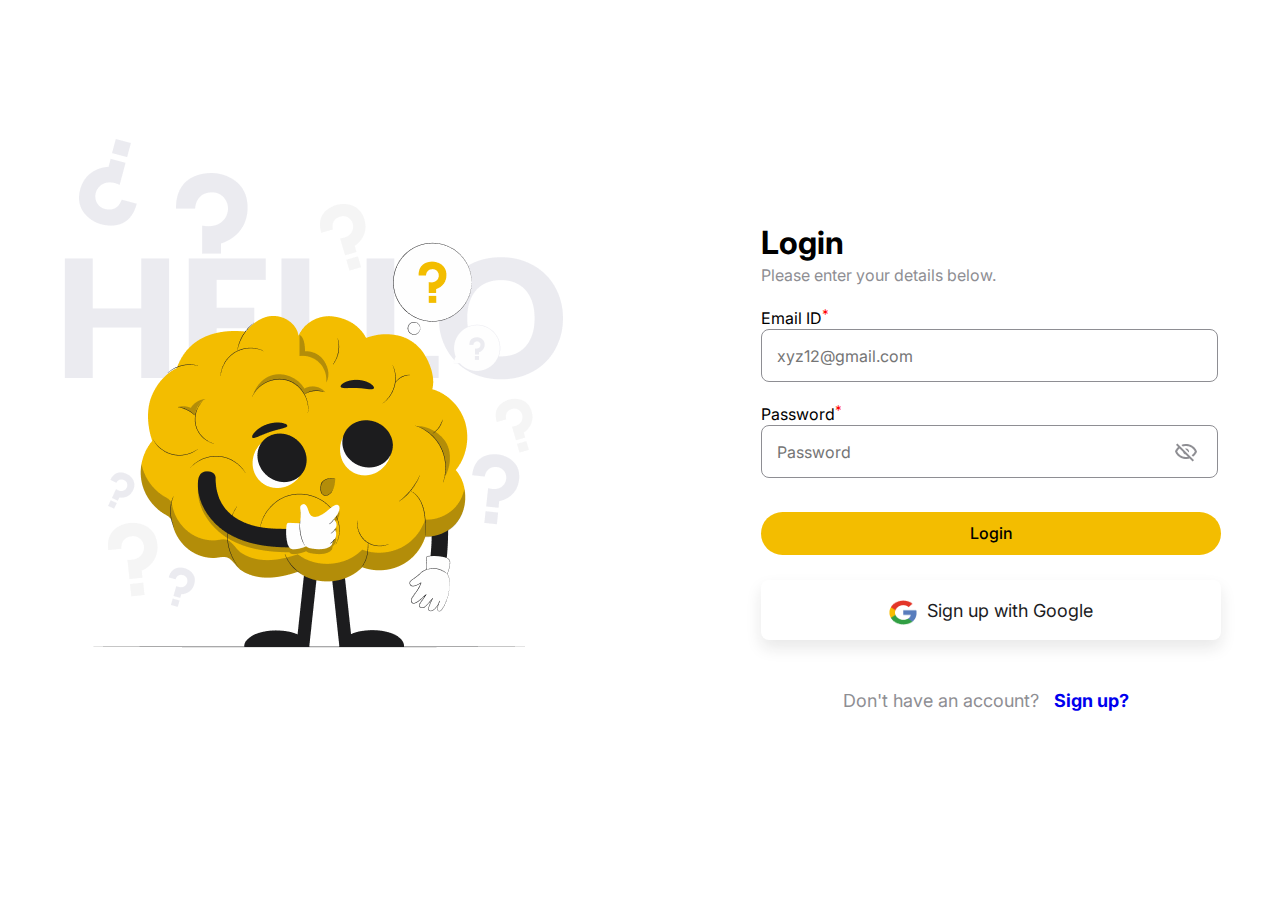
<file: index.html>
<!DOCTYPE html>
<html lang="en">

<head>
    <meta charset="UTF-8">
    <meta name="viewport" content="width=device-width, initial-scale=1.0">
    <title>Quiz-App</title>
    <link rel="stylesheet" href="loginsignup.css">
    <link rel="preconnect" href="https://fonts.googleapis.com">
    <link rel="preconnect" href="https://fonts.gstatic.com" crossorigin>
    <link href="https://fonts.googleapis.com/css2?family=Inter:ital,wght@0,100..900;1,100..900&display=swap"
        rel="stylesheet">
        <link rel="icon" href="assets/fav.png" type="image/x-icon" />

</head>

<body>
    <section class="main">
        <div class="container">
            <div class="hello-img"><img src="assets/login_image.png" alt=""></div>
            <form id="login-form">
                <div class="login-form">
                    <div class="login-head">
                        <h2>Login</h2>
                        <span>Please enter your details below.</span>
                    </div>
                    <div class="mail">
                        <label for="email">Email ID<span><sup>*</sup></span></label>
                        <input type="text" id="email" placeholder="xyz12@gmail.com" required>
                    </div>
                    <div class="password">
                        <label for="password">Password<span><sup>*</sup></span></label>
                        <input type="password" id="password" placeholder="Password" required >
                        <img src="assets/eye_slash.png" alt="" onclick="togglePassword()" id="eye_slash">
                    </div>
                    <div class="login-button">
                        <button type="submit" id="login">Login</button>
                    </div>
                    <div class="google">
                        <a href="mailto:yuvrajkurne2311@gmail.com">
                            <p><img src="assets/devicon_google.png" alt="">Sign up with Google</p>
                        </a>
                    </div>
                    <div class="signup-link">
                        <span>Don't have an account? <a href="signup.html">Sign up?</a></span>
                    </div>
                </div>
            </form>
        </div>
    </section>

    <script>
        document.getElementById('login-form').addEventListener('submit', function (event) {
            event.preventDefault();

            const Email = document.getElementById('email').value.trim();
            const Password = document.getElementById('password').value.trim();

            if (!Email || !Password) {
                alert('Please fill all the fields');
                return;
            }

            const getObj = localStorage.getItem('users'); // Fetch stored users
            const users = getObj ? JSON.parse(getObj) : [];

            const checkUsers = users.find(user => user.email === Email && user.password === Password);
            if (checkUsers) {
                localStorage.setItem('loggedInUser', Email);
                window.location.href = 'welcome.html';
            } else if (Email === 'admin' && Password === 'admin123') {
                localStorage.setItem('loggedInUser', Email);
                window.location.href = '../admin/home.html';
            } else {
                alert("Invalid email or password!");
            }

            // Clear input fields after submission
            document.getElementById('email').value = '';
            document.getElementById('password').value = '';
        });


        function togglePassword() {
            let passwordInput = document.getElementById("password");
            if (passwordInput.type === "password") {
                passwordInput.type = "text";
            } else {
                passwordInput.type = "password";
            }
        }
    </script>
</body>

</html>
</file>
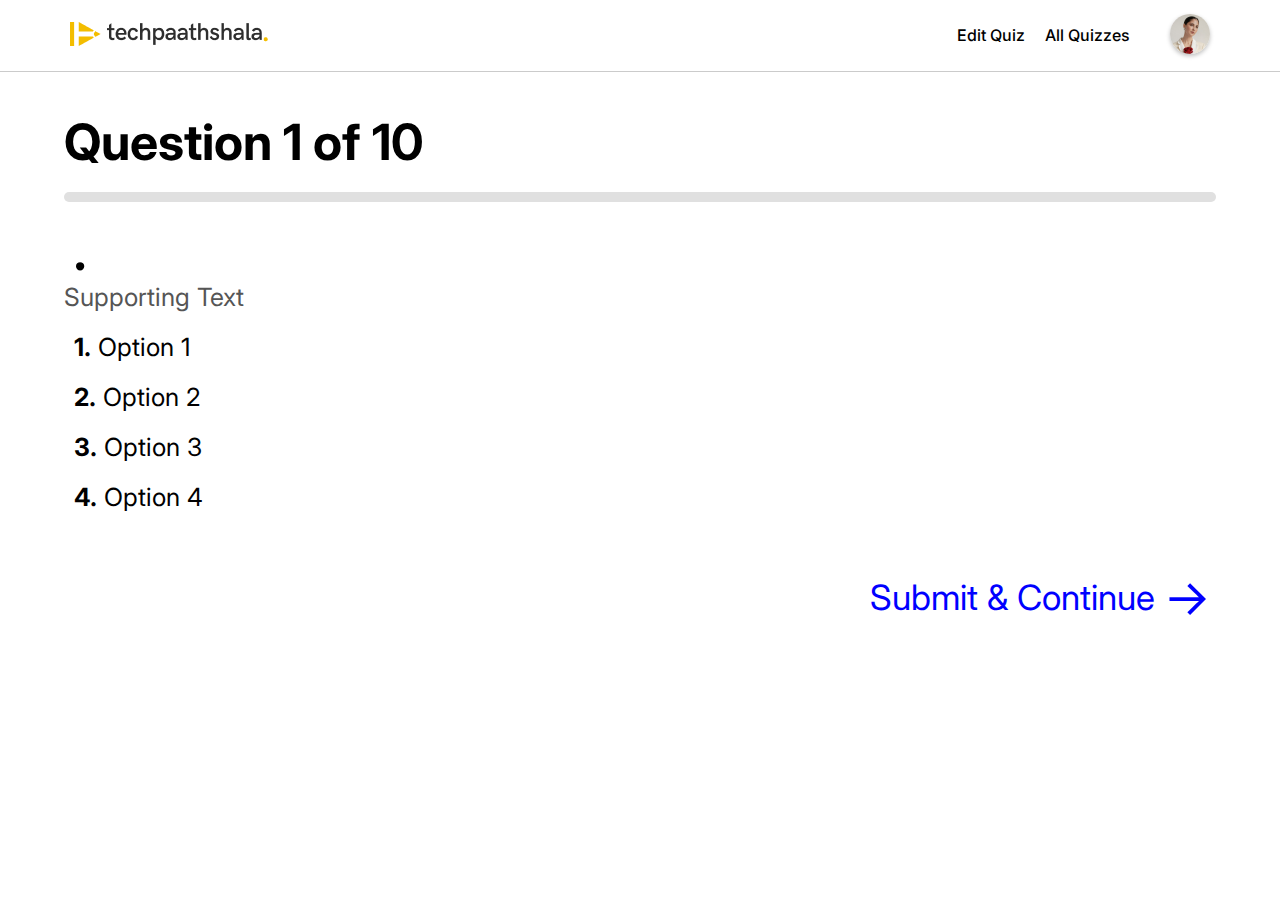
<file: quiz.html>
<!DOCTYPE html>
<html lang="en">

<head>
    <meta charset="UTF-8">
    <meta name="viewport" content="width=device-width, initial-scale=1.0">
    <title>Quiz-App</title>
    <link rel="stylesheet" href="./welcome.css">
    <link rel="stylesheet" href="./quiz.css">
    <link rel="preconnect" href="https://fonts.googleapis.com">
    <link rel="preconnect" href="https://fonts.gstatic.com" crossorigin>
    <link href="https://fonts.googleapis.com/css2?family=Inter:ital,wght@0,100..900;1,100..900&display=swap"
        rel="stylesheet">
    <link rel="icon" href="assets/fav.png" type="image/x-icon" />

</head>

<body>
    <section class="main">
        <nav>
            <div class="navbar-img">
                <a href="https://techpaathshala.com/">
                    <img src="assets/techpathshala_logo.png" alt="">
                </a>
            </div>
            <div class="profile">
                <span>Edit Quiz</span>
                <span>All Quizzes</span>
                <h3 class="name" id="user_name"></h3>
                <div id="profile" >
                    <button id="logout">Logout</button>
                    <h3 class="name" id="user_name"></h3>
                    <img src="assets/logout_image.png" alt="" onclick="Logout()">
                </div>
            </div>
        </nav>

        <div class="quizs">
            <h1 id="lasts-question">Question 1 of 10 </h1>
            <p id="special-text"></p>
            <div class="progress-bar-container">
                <div class="progress-bar" id="progress-bar"></div>
            </div>
            <h1 class="questions" id="question-text"><span id="question-number"></span>.</h1>
            <p class="text">Supporting Text</p>
            <div class="options" id="options-container">
                <p class="option" data-value="1"><span>1.</span> Option 1</p>
                <p class="option" data-value="2"><span>2.</span> Option 2</p>
                <p class="option" data-value="3"><span>3.</span> Option 3</p>
                <p class="option" data-value="4"><span>4.</span> Option 4</p>
            </div>
            <div class="next-btn">
                <p class="previous-button" id="previous-button"><span class="left-arrow">&#8592;</span>Previous</p>
                <p class="next-button" id="next-button">Submit & Continue <span class="right-arrow"> &#8594; </span>
                </p>
            </div>
        </div>

    </section>

</body>

<script>
    function Logout() {
        const logoutBtn = document.getElementById('logout');
        logoutBtn.style.display = logoutBtn.style.display === "block" ? "none" : "block";
    }

    const getUserLogin = localStorage.getItem('loggedInUser')
    const userData = localStorage.getItem('users')
    const users = userData ? JSON.parse(userData) : [];
    const checkUser = users.find(user => user.email === getUserLogin)
    if (checkUser) {
        // Log the name of the logged-in user
        console.log('Logged-in user name:', checkUser.fullName);
    } else {
        console.log('User not found or not logged in');
    }

    const userName = document.getElementById('user_name').innerHTML = checkUser.fullName.toUpperCase();



    // Logout functionality
    document.getElementById('logout').addEventListener('click', function () {
        localStorage.removeItem('userAnswer');
        localStorage.removeItem('loggedInUser');
        window.location.href = './login.html';
    });
</script>

<script src="quiz.js"></script>

</html>
</file>
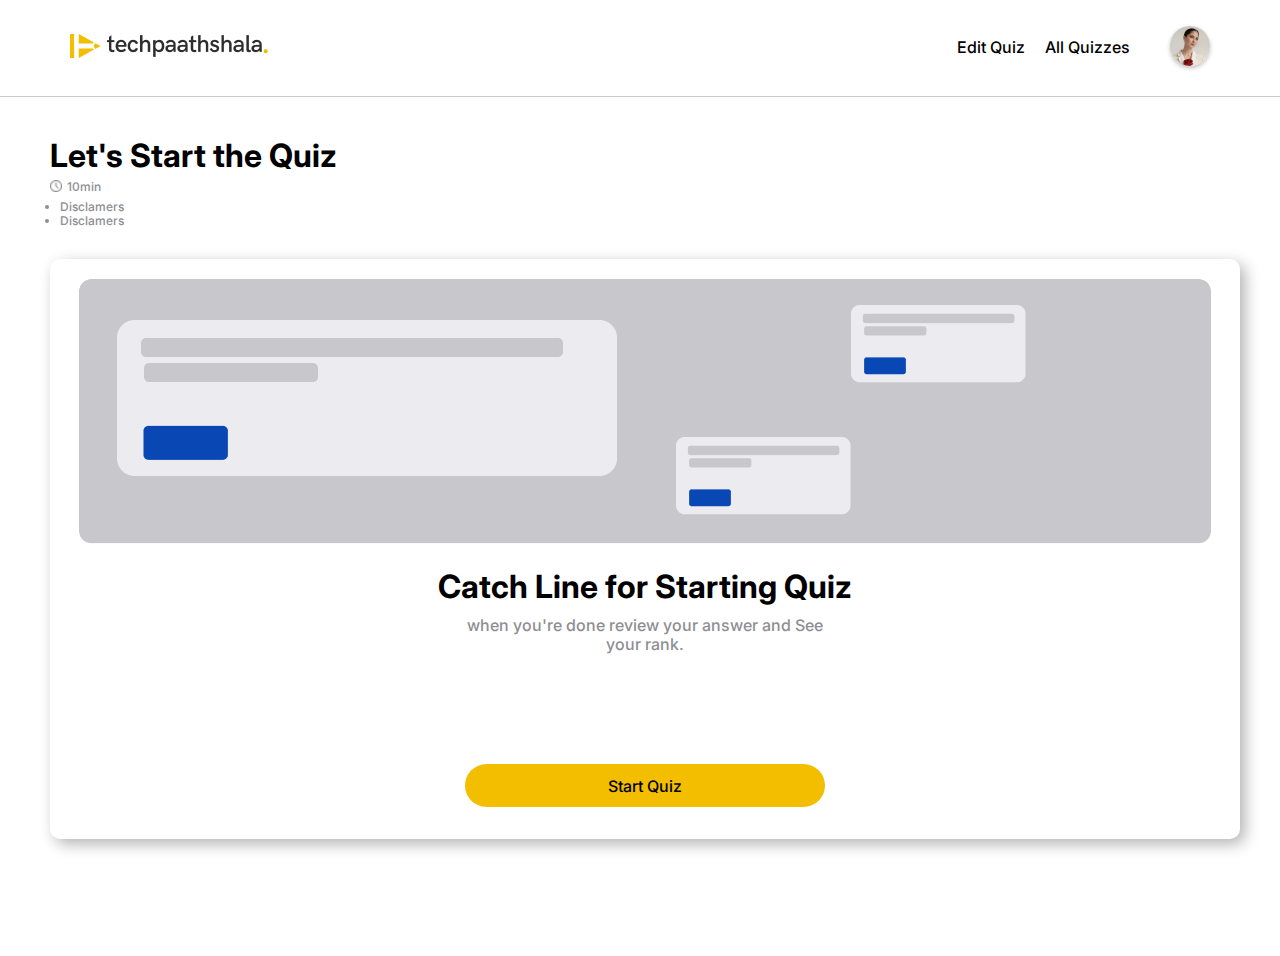
<file: welcome.html>
<!DOCTYPE html>
<html lang="en">

<head>
    <meta charset="UTF-8">
    <meta name="viewport" content="width=device-width, initial-scale=1.0">
    <title>Quiz-App</title>
    <link rel="stylesheet" href="welcome.css">
    <link rel="preconnect" href="https://fonts.googleapis.com">
    <link rel="preconnect" href="https://fonts.gstatic.com" crossorigin>
    <link href="https://fonts.googleapis.com/css2?family=Inter:ital,wght@0,100..900;1,100..900&display=swap"
        rel="stylesheet">
    <link rel="icon" href="assets/fav.png" type="image/x-icon" />

</head>

<body>
    <section class="main">
        <nav>
            <div class="navbar-img">
                <a href="https://techpaathshala.com/">
                    <img src="assets/techpathshala_logo.png" alt="">
                </a>
            </div>
            <div class="profile">
                <span>Edit Quiz</span>
                <span>All Quizzes</span>
                <h3 class="name" id="user_name"></h3>
                <div id="profile" onclick="Logout()">
                    <button id="logout">Logout</button>
                    <h3 class="name" id="user_name"></h3>
                    <img src="assets/logout_image.png" alt="">

                </div>
            </div>
        </nav>

        <div class="start-quiz">
            <div class="quiz-head">
                <h1>Let's Start the Quiz</h1>
                <div class="time" style="display: flex; ">
                    <img src="assets/time.png" alt="">
                    <span>10min</span>
                </div>
                <div class="disclam" style="margin-left: 10px;">
                    <li>Disclamers</li>
                    <li>Disclamers</li>
                </div>
            </div>
            <div class="middle-section">
                <img src="assets/welcome_mid.png" alt="">
                <h1>Catch Line for Starting Quiz</h1>
                <p>when you're done review your answer and See <br>your rank.</p>
                <!-- <div class="form-container">
                    <div class="form-group">
                        <label for="fullName">Full Name<span><sup>*</sup></span></label>
                        <input type="text" id="fullName" placeholder="Full Name" required>
                    </div>
                    <div class="form-group">
                        <label for="email">Email<span><sup>*</sup></span></label>
                        <input type="email" id="email" placeholder="Email" required>
                    </div>
                    <div class="form-group">
                        <label for="contactNo">Contact No<span><sup>*</sup></span></label>
                        <input type="tel" id="contactNo" placeholder="Contact No" required>
                    </div>
                </div> -->
                <a href="/quiz.html"><button>Start Quiz</button></a>
            </div>
        </div>

    </section>

</body>

<script>
    function Logout() {
        const logoutBtn = document.getElementById('logout');
        logoutBtn.style.display = logoutBtn.style.display === "block" ? "none" : "block";
    }


    const getUserLogin = localStorage.getItem('loggedInUser')
    const userData = localStorage.getItem('users')
    const users = userData ? JSON.parse(userData) : [];
    const checkUser = users.find(user => user.email === getUserLogin)
    if (checkUser) {
        // Log the name of the logged-in user
        console.log('Logged-in user name:', checkUser.fullName);
    } else {
        console.log('User not found or not logged in');
    }

    const userName = document.getElementById('user_name').innerHTML = checkUser.fullName


    // Logout functionality
    document.getElementById('logout').addEventListener('click', function () {
        localStorage.removeItem('userAnswer');
        localStorage.removeItem('loggedInUser');
        window.location.href = 'login.html';
    });
</script>

</html>
</file>
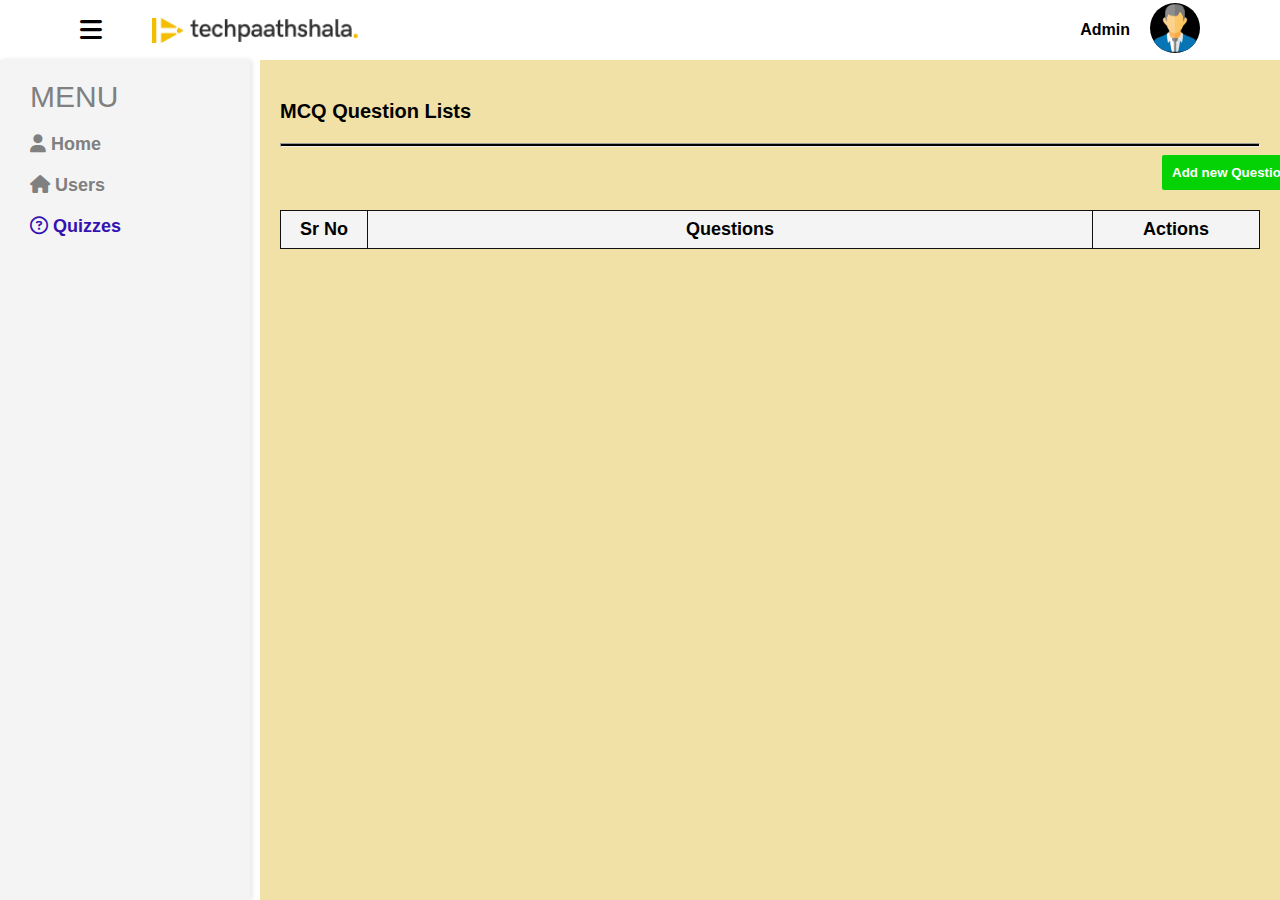
<file: admin/addQuiz.html>
<!DOCTYPE html>
<html lang="en">

<head>
    <meta charset="UTF-8">
    <meta name="viewport" content="width=device-width, initial-scale=1.0">
    <title>Admin-panel</title>
    <link rel="stylesheet" href="./CSS/home.css">
    <link rel="stylesheet" href="./CSS/addQuiz.css">
    <link rel="stylesheet" href="https://cdnjs.cloudflare.com/ajax/libs/font-awesome/6.7.2/css/all.min.css"
        integrity="sha512-Evv84Mr4kqVGRNSgIGL/F/aIDqQb7xQ2vcrdIwxfjThSH8CSR7PBEakCr51Ck+w+/U6swU2Im1vVX0SVk9ABhg=="
        crossorigin="anonymous" referrerpolicy="no-referrer" />
</head>

<body>
    <section class="home-main">
        <nav>
            
            <div class="menu">
                <i class="fa-solid fa-bars"></i>
                <div class="head-img">
                    <img src="./assets/techpathshala_logo.png" alt="">
                </div>
            </div>


            <div class="admin-profile" id="admin-popup">
                <div class="profile-img">
                    <img src="./assets/admin.webp" alt="">
                </div>
                <p>Admin</p>
                <p>admin@gmail.com</p>
                <button class="logout" id="logout">Logout</button>
            </div>

            <div class="profile">
                <p>Admin</p>
                <div class="profile-img" id="admin-profile" onclick="adminProfile()">
                    <img src="./assets/admin.webp" alt="">
                </div>
            </div>
        </nav>

            <section class="dashboard">
                
                <div class="sidebar">
                    <span>MENU</span>
                    <ul>
                        <li onclick="handleNavigation('home')" id="home" ><i class="fa-solid fa-user"></i> Home</li> 
                        <li onclick="handleNavigation('users')" id="users"><i class="fa-solid fa-house"></i> Users</li>
                        <li onclick="handleNavigation('quiz')" id="quizz" class="active"><i class="fa-regular fa-circle-question"></i> Quizzes</li>
                    </ul>
                </div>
                <div class="main-content">
                    <p class="heading">MCQ Question Lists</p>
                    <hr style=" height: 2px; background-color:black;">
                    <button class="add-question" id="add-question">Add new Question</button>
                    <table>
                        <thead>
                            <tr>
                                <th class="no">Sr No</th>
                                <th class="questions-col">Questions</th>
                                <th class="actions">Actions</th>
                            </tr>
                        </thead>
                        <tbody class="tbody"></tbody>
                    </table>
                </div>
        
            </div>
            <!-- Popup Modal -->
            <div id="questionModal" class="modal">
                <div class="modal-content">
                    <span class="close">&times;</span>
                    <div class="model-head">
                        <h2 id="type"></h2>
                    </div>
                    <div class="question-details">
        
                    </div>
                </div>
            </div>
        
            <div class="delete-model" id="delete-modal">
                <div class="question-delete">
                    <p>Are you sure you want to remove this question from record</p>
                    <div class="buttons">
                        <button id="delete">Delete</button>
                        <button id="cancel">Cancel</button>
                    </div>
                </div>
            </div>
            </section>
        
    </section>
    <script src="./JS/addQuiz.js"></script>
</body>

</html>
</file>
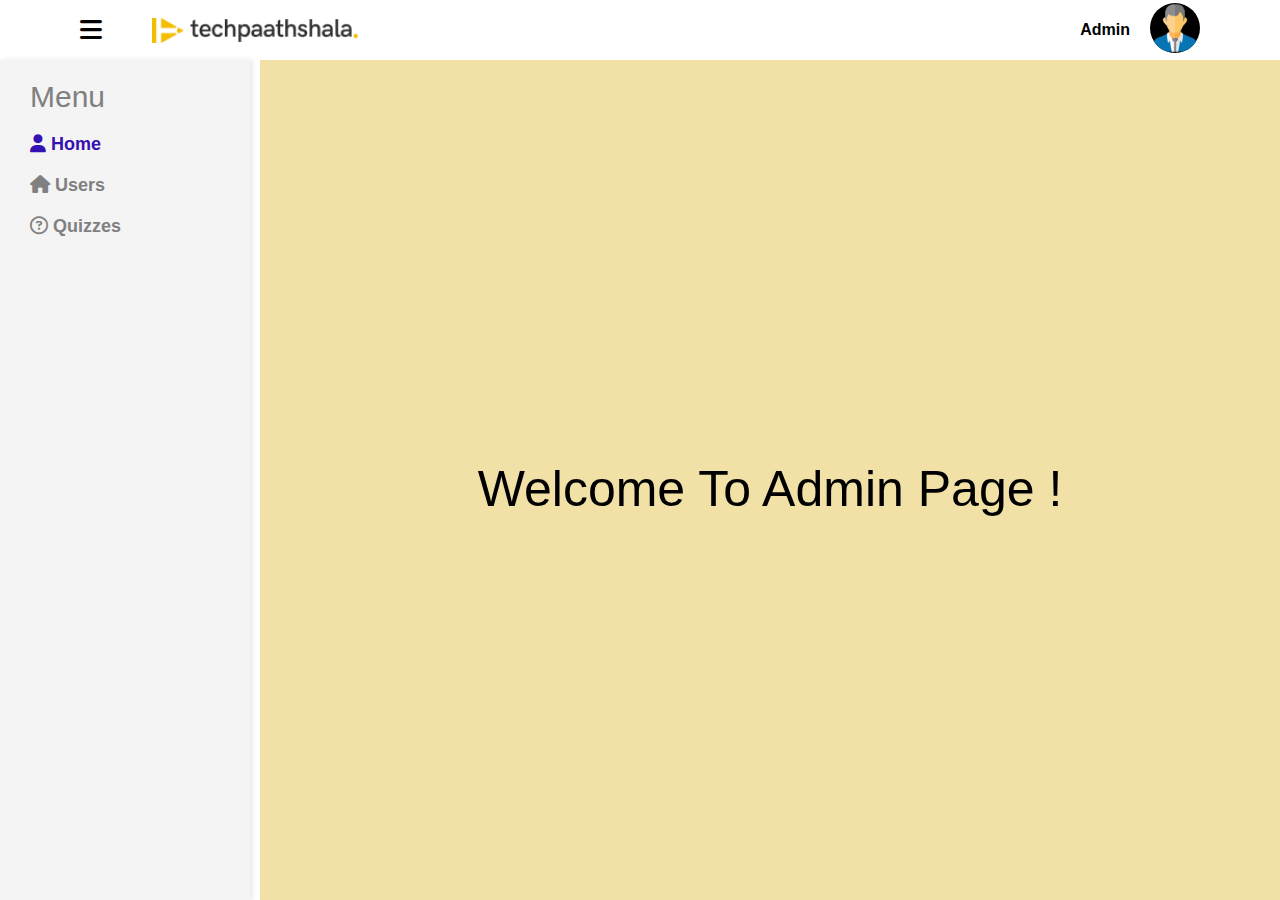
<file: admin/home.html>
<!DOCTYPE html>
<html lang="en">

<head>
    <meta charset="UTF-8">
    <meta name="viewport" content="width=device-width, initial-scale=1.0">
    <title>Admin-panel</title>
    <link rel="stylesheet" href="./CSS/home.css">
    <link rel="stylesheet" href="https://cdnjs.cloudflare.com/ajax/libs/font-awesome/6.7.2/css/all.min.css"
        integrity="sha512-Evv84Mr4kqVGRNSgIGL/F/aIDqQb7xQ2vcrdIwxfjThSH8CSR7PBEakCr51Ck+w+/U6swU2Im1vVX0SVk9ABhg=="
        crossorigin="anonymous" referrerpolicy="no-referrer" />
</head>

<body>
    <section class="home-main">
        <nav>
            
            <div class="menu">
                <i class="fa-solid fa-bars"></i>
                <div class="head-img">
                    <img src="./assets/techpathshala_logo.png" alt="">
                </div>
            </div>


            <div class="admin-profile" id="admin-popup">
                <div class="profile-img">
                    <img src="./assets/admin.webp" alt="">
                </div>
                <p>Admin</p>
                <p>admin@gmail.com</p>
                <button class="logout" id="logout">Logout</button>
            </div>

            <div class="profile">
                <p>Admin</p>
                <div class="profile-img" id="admin-profile" onclick="adminProfile()">
                    <img src="./assets/admin.webp" alt="">
                </div>
            </div>
        </nav>

            <section class="dashboard">
                <div class="sidebar">
                    <span>Menu</span>
                    <ul>
                        <li onclick="handleNavigation('home')" id="home" class="active"><i class="fa-solid fa-user"></i> Home</li> 
                        <li onclick="handleNavigation('users')" id="users"><i class="fa-solid fa-house"></i> Users</li>
                        <li onclick="handleNavigation('quizz')" id="quizz"><i class="fa-regular fa-circle-question"></i> Quizzes</li>
                    </ul>
                  </div>
                <div class="main-content">
                    <div id="center">
                        Welcome To Admin Page !
                    </div>
                </div>
            </section>
        
    </section>
    <script src="./JS/home.js"></script>
</body>

</html>
</file>
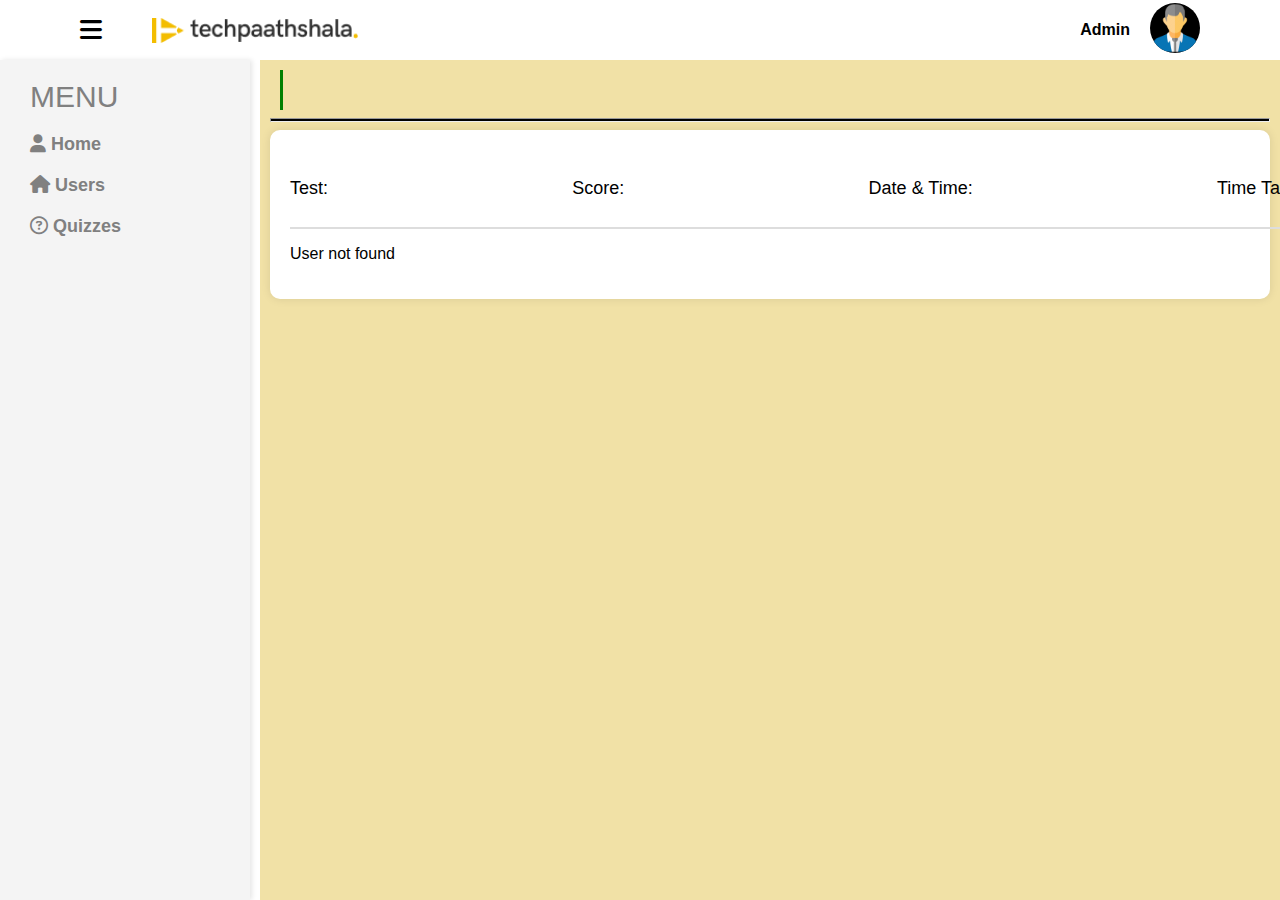
<file: admin/result.html>
<!DOCTYPE html>
<html lang="en">

<head>
    <meta charset="UTF-8">
    <meta name="viewport" content="width=device-width, initial-scale=1.0">
    <title>Admin-panel</title>
    <link rel="stylesheet" href="./CSS/home.css">
    <link rel="stylesheet" href="./CSS/users.css">
    <link rel="stylesheet" href="./CSS/result.css">
    <link rel="stylesheet" href="https://cdnjs.cloudflare.com/ajax/libs/font-awesome/6.7.2/css/all.min.css"
    integrity="sha512-Evv84Mr4kqVGRNSgIGL/F/aIDqQb7xQ2vcrdIwxfjThSH8CSR7PBEakCr51Ck+w+/U6swU2Im1vVX0SVk9ABhg=="
    crossorigin="anonymous" referrerpolicy="no-referrer" />
</head>


<body>
    <section class="home-main">
        <nav>
            
            <div class="menu">
                <i class="fa-solid fa-bars"></i>
                <div class="head-img">
                    <img src="./assets/techpathshala_logo.png" alt="">
                </div>
            </div>


            <div class="admin-profile" id="admin-popup">
                <div class="profile-img">
                    <img src="./assets/admin.webp" alt="">
                </div>
                <p>Admin</p>
                <p>admin@gmail.com</p>
                <button class="logout" id="logout">Logout</button>
            </div>

            <div class="profile">
                <p>Admin</p>
                <div class="profile-img" id="admin-profile" onclick="adminProfile()">
                    <img src="./assets/admin.webp" alt="">
                </div>
            </div>
        </nav>

            <section class="dashboard">
                <div class="sidebar">
                    <span>MENU</span>
                    <ul>
                        <li onclick="handleNavigation('home')" id="home"><i class="fa-solid fa-user"></i> Home</li> 
                        <li onclick="handleNavigation('users')" id="users"><i class="fa-solid fa-house"></i> Users</li>
                        <li onclick="handleNavigation('quiz')" id="quizz" ><i class="fa-regular fa-circle-question"></i> Quizzes</li>
                    </ul>
                </div>
                <div class="main-content">
                    <div class="user-detail">
                        <span class="user-name"></span>                            
                        <span class="vl"> </span>
                        <span class="user-email"></span>
                    </div>
                    <hr style=" height: 2px; background-color:black;">
                    <div class="result">
                        <div class="header">
                            <p id="test-number">Test:</p>
                            <p id="score">Score: </p>
                            <p id="test-date">Date & Time: </p>
                            <p id="time-taken">Time Taken: </p>
                        </div>
        
                        <div id="result-container"></div>
                    </div>
                </div>                
            </section>
        
    </section>
    <script src="./JS/result.js"></script>
</body>

</html>
</file>
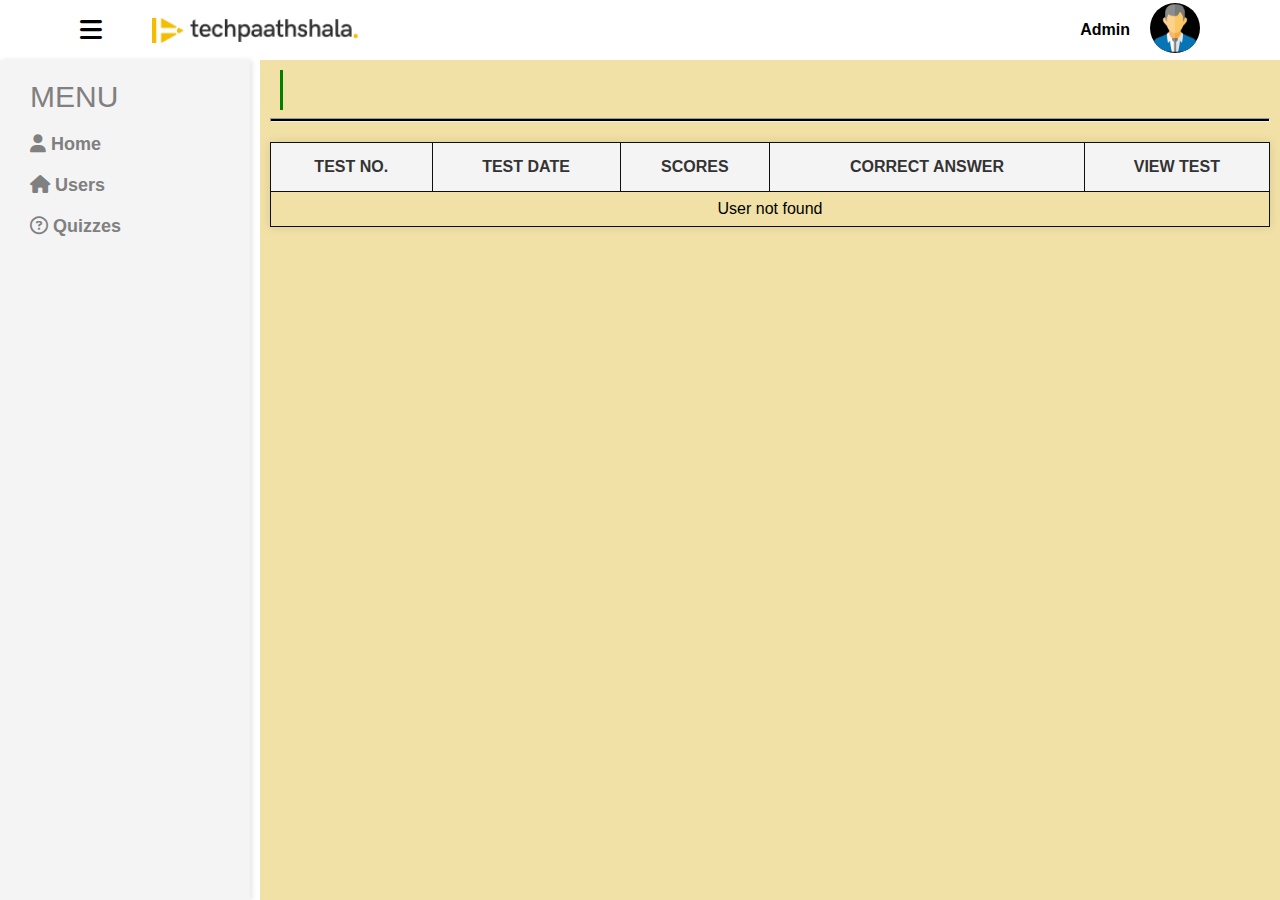
<file: admin/user-details.html>
<!DOCTYPE html>
<html lang="en">

<head>
    <meta charset="UTF-8">
    <meta name="viewport" content="width=device-width, initial-scale=1.0">
    <title>Admin-panel</title>
    <link rel="stylesheet" href="./CSS/home.css">
    <link rel="stylesheet" href="./CSS/users.css">
    <link rel="stylesheet" href="https://cdnjs.cloudflare.com/ajax/libs/font-awesome/6.7.2/css/all.min.css"
    integrity="sha512-Evv84Mr4kqVGRNSgIGL/F/aIDqQb7xQ2vcrdIwxfjThSH8CSR7PBEakCr51Ck+w+/U6swU2Im1vVX0SVk9ABhg=="
    crossorigin="anonymous" referrerpolicy="no-referrer" />
</head>


<body>
    <section class="home-main">
        <nav>
            
            <div class="menu">
                <i class="fa-solid fa-bars"></i>
                <div class="head-img">
                    <img src="./assets/techpathshala_logo.png" alt="">
                </div>
            </div>


            <div class="admin-profile" id="admin-popup">
                <div class="profile-img">
                    <img src="./assets/admin.webp" alt="">
                </div>
                <p>Admin</p>
                <p>admin@gmail.com</p>
                <button class="logout" id="logout">Logout</button>
            </div>

            <div class="profile">
                <p>Admin</p>
                <div class="profile-img" id="admin-profile" onclick="adminProfile()">
                    <img src="./assets/admin.webp" alt="">
                </div>
            </div>
        </nav>

            <section class="dashboard">
                <div class="sidebar">
                    <span>MENU</span>
                    <ul>
                        <li onclick="handleNavigation('home')" id="home"><i class="fa-solid fa-user"></i> Home</li> 
                        <li onclick="handleNavigation('users')" id="users"><i class="fa-solid fa-house"></i> Users</li>
                        <li onclick="handleNavigation('quiz')" id="quizz" ><i class="fa-regular fa-circle-question"></i> Quizzes</li>
                    </ul>
                </div>
                <div class="main-content">
                    <div class="user-detail">
                        <span class="user-name"></span>                            
                        <span class="vl"> </span>
                        <span class="user-email"></span>
                    </div>
                    <hr style=" height: 2px; background-color:black;">
                    <table>
                        <thead>
                            <tr>
                                <th>Test No.</th>
                                <th>Test Date</th>
                                <th>Scores</th>
                                <th>Correct Answer</th>
                                <th>View Test</th>
                            </tr>
                        </thead>
                        <tbody class="tbody"></tbody>
                    </table>
                </div>                
            </section>
        
    </section>
    <script src="./JS/user-details.js"></script>
</body>

</html>
</file>
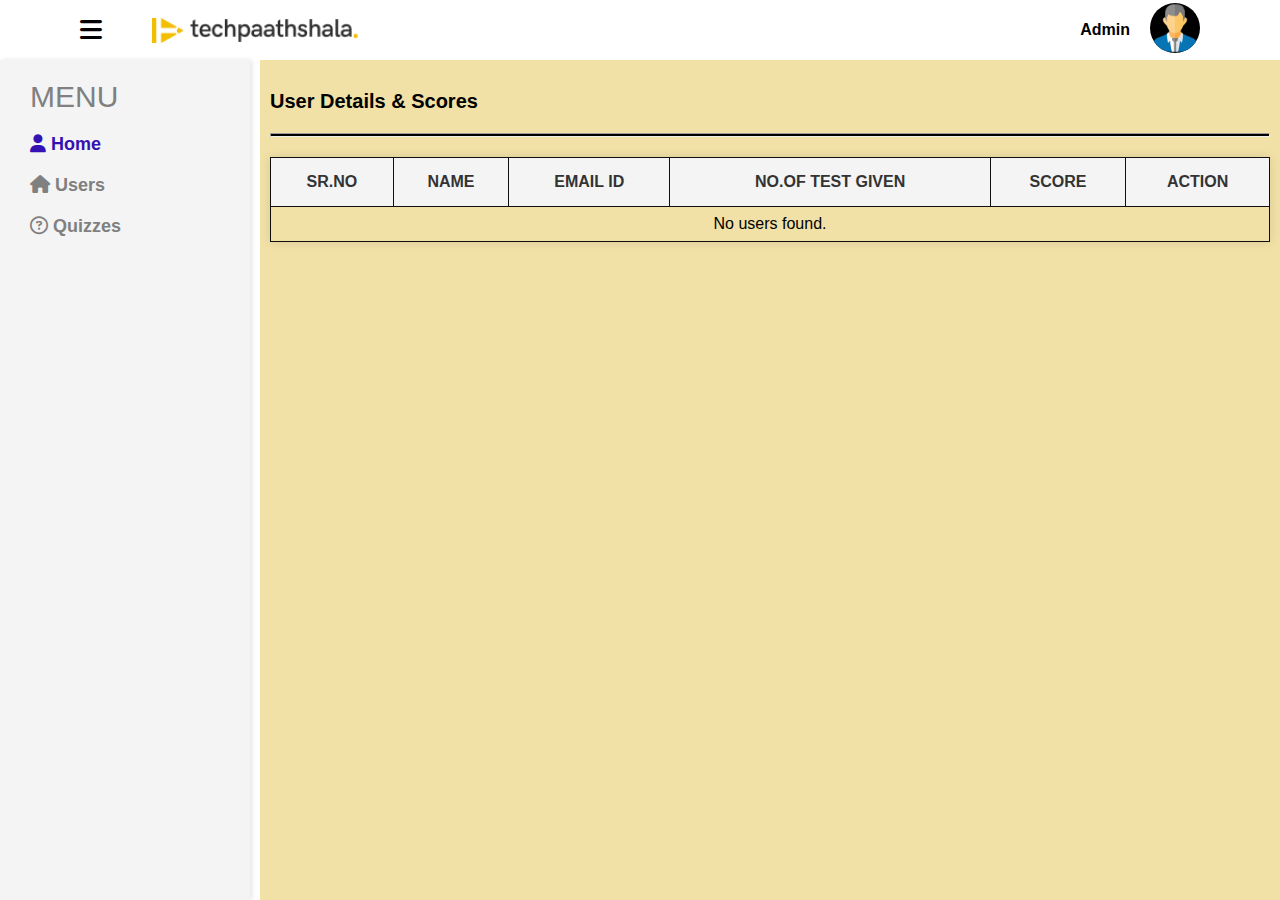
<file: admin/users.html>
<!DOCTYPE html>
<html lang="en">

<head>
    <meta charset="UTF-8">
    <meta name="viewport" content="width=device-width, initial-scale=1.0">
    <title>Admin-panel</title>
    <link rel="stylesheet" href="./CSS/home.css">
    <link rel="stylesheet" href="./CSS/users.css">
    <link rel="stylesheet" href="https://cdnjs.cloudflare.com/ajax/libs/font-awesome/6.7.2/css/all.min.css"
        integrity="sha512-Evv84Mr4kqVGRNSgIGL/F/aIDqQb7xQ2vcrdIwxfjThSH8CSR7PBEakCr51Ck+w+/U6swU2Im1vVX0SVk9ABhg=="
        crossorigin="anonymous" referrerpolicy="no-referrer" />
</head>


<body>
    <section class="home-main">
        <nav>
            
            <div class="menu">
                <i class="fa-solid fa-bars"></i>
                <div class="head-img">
                    <img src="./assets/techpathshala_logo.png" alt="">
                </div>
            </div>


            <div class="admin-profile" id="admin-popup">
                <div class="profile-img">
                    <img src="./assets/admin.webp" alt="">
                </div>
                <p>Admin</p>
                <p>admin@gmail.com</p>
                <button class="logout" id="logout">Logout</button>
            </div>

            <div class="profile">
                <p>Admin</p>
                <div class="profile-img" id="admin-profile" onclick="adminProfile()">
                    <img src="./assets/admin.webp" alt="">
                </div>
            </div>
        </nav>

            <section class="dashboard">
                <div class="sidebar">
                    <span>MENU</span>
                    <ul>
                        <li onclick="handleNavigation('home')" id="home" class="active"><i class="fa-solid fa-user"></i> Home</li> 
                        <li onclick="handleNavigation('users')" id="users"><i class="fa-solid fa-house"></i> Users</li>
                        <li onclick="handleNavigation('quiz')" id="quizz" ><i class="fa-regular fa-circle-question"></i> Quizzes</li>
                    </ul>
                </div>
                <div class="main-content">
                    <p class="heading">User Details & Scores</p>
                    <hr style=" height: 2px; background-color:black;">
                    <table>
                        <thead>
                            <tr>
                                <th>Sr.No</th>
                                <th>Name</th>
                                <th>Email Id</th>
                                <th>No.of Test Given</th>
                                <th>Score</th>
                                <th>Action</th>
                            </tr>
                        </thead>
                        <tbody class="tbody"></tbody>
                    </table>
                </div>        
            </section>
        
    </section>
    <script src="./JS/users.js"></script>
</body>

</html>
</file>
<file: loginsignup.css>
* {
    /* font-family: "Poppins", serif; */
    margin: 0;
    padding: 0;
    font-family: "Inter", serif;

}

.container {
    display: flex;
    justify-content: center;
    align-items: center;
    gap: 15%;
}

.container .hello-img {
    margin-top: 100px;

}

.container .hello-img img {
    width: 510px;
    height: 529px;
}

.login-form {
    display: flex;
    flex-direction: column;
    gap: 15px;
    margin-top: 220px;
}

.login-head h2 {
    font-weight: 700;
    font-size: 32px;
    line-height: 45px;
}

.login-head span {
    font-weight: 400;
    font-size: 16px;
    line-height: 19.2px;
    color: #8E8E93;

}

.mail {
    margin-top: 5px;
    width: 440px;
    height: 76px;
}

.password {
    margin-top: 5px;
    width: 440px;
    height: 76px;
    position: relative;
    width: 100%;
}

#email {
    font-weight: 400;
    font-size: 18px;
    line-height: 25px;
    display: block;
    margin-bottom: 2px;
}

#password {
    font-weight: 400;
    font-size: 18px;
    line-height: 25px;
    display: block;
    margin-bottom: 2px;
}


.password input {
    width: 440px;
    height: 51px;
    justify-content: space-between;
    border-radius: 8px;
    border: 1px solid #8E8E93;
    padding: 0 0 0 15px;

}

.mail input {
    width: 440px;
    height: 51px;
    justify-content: space-between;
    border-radius: 8px;
    border: 1px solid #8E8E93;
    padding: 0 0 0 15px;

}

input::placeholder {
    font-weight: 400;
    font-size: 16px;
    line-height: 19.2px;

}

.login-button button {
    width: 460px;
    height: 43px;
    background-color: #F3BD00;
    border-radius: 100px;
    border: none;
    margin-top: 20px;
    cursor: pointer;
    font-weight: 500;
    font-size: 16px;
    line-height: 19.2px;
}

.google {
    margin-top: 10px;
    margin-bottom: 20px;
}

.google p {
    width: 460px;
    height: 40px;
    border-radius: 8px;
    border: 1px solid #DEDEDE;
    border: none;
    box-shadow: 0px 8px 16px 0px #1C1C1E1A;
    display: flex;
    justify-content: center;
    text-align: center;
    gap: 10px;
    padding-top: 20px;
    font-weight: 400;
    font-size: 18px;
    line-height: 22px;
    cursor: pointer;
}

.google a {
    text-decoration: none;
    color: #1C1C1E;
}

.google p img {
    width: 28px;
    height: 25px;

}

.signup-link {
    text-align: center;
    margin-top: 15px;
}

.signup-link span {
    font-weight: 400;
    font-size: 18px;
    color: #8E8E93;

}

.signup-link span a {
    font-weight: 700;
    font-size: 18px;
    padding: 10px;
    text-decoration: none;
}

label span {
    color: red;
}

/* signup css */

#full-name {
    font-weight: 400;
    font-size: 18px;
    line-height: 25px;
    display: block;
    margin-bottom: 2px;
}

#full-name {
    width: 440px;
    height: 51px;
    justify-content: space-between;
    border-radius: 8px;
    border: 1px solid #8E8E93;
    padding: 0 0 0 15px;

}

.terms-condition {
    text-align: center;
}


/* password */

#eye_slash {
position: absolute;
left: 90%;
top: 55%;
cursor:pointer;
}

#toggleIcon {
position: absolute;
left: 90%;
top: 55%;
cursor:pointer;
width: 22px;
height: 18px;
}
</file>
<file: welcome.css>
* {
    margin: 0;
    padding: 0;
    font-family: "Inter", serif;

}


.main {
    height: 891px;
}

nav {
    height: 72px;
    display: flex;
    padding: 12px 70px;
    align-items: center;
    justify-content: space-between;
    border-bottom: 1px solid #CBCBCB;
    margin-bottom: 40px;
}

.navbar-img img {
    width: 198px;
    height: 24px;
    cursor: pointer;
}

.profile {
    display: flex;
    gap: 20px;
    align-items: center;
}

.profile span {
    font-weight: 500;
    font-size: 16px;
    line-height: 19.2px;


}

.profile img {
    width: 40px;
    height: 40px;
    border-radius: 200px;
    box-shadow: 0px 2px 4px 0px #00000040;
    cursor: pointer
}



.start-quiz {
    height: 819px;
    margin: auto 50px;

}

.quiz-head {
    display: flex;
    justify-content: start;
    flex-direction: column;
    gap: 5px;
}

.quiz-head h1 {
    font-weight: 700;
    font-size: 32px;
    line-height: 38.4px;


}

.quiz-head span,
li {
    color: #8E8E93;
    font-weight: 500;
    font-size: 12px;
    line-height: 14.4px;
    letter-spacing: 0%;


}

.quiz-head img {
    width: 12px;
    height: 12px;
    padding-right: 5px;
}

.middle-section {
    margin: auto;
    margin-top: 30px;
    width: 1190px;
    height: 560px;
    box-shadow: 5px 5px 15px 0 rgba(0, 0, 0, 0.3);
    border-radius: 10px;
    text-align: center;
    padding-top: 20px;
}

.middle-section img {
    width: 1132px;
    height: 265px;
    border-radius: 12.17px;
    margin-bottom: 20px;

}

.middle-section h1 {
    font-weight: 700;
    font-size: 32px;
    line-height: 38.4px;
    letter-spacing: 0%;
    margin-bottom: 10px;
}




.middle-section p {
    font-weight: 500;
    font-size: 16px;
    line-height: 19.2px;
    color: #8E8E93;
    margin-bottom: 20px;
}

.middle-section button {
    width: 360px;
    height: 43px;
    padding: 12px 24px;
    border: none;
    border-radius: 100px;
    font-weight: 500;
    font-size: 16px;
    background: #F3BD00;
    cursor: pointer;
    margin-top: 90px;
}

#logout {
    border: none;
    background-color: red;
    color: #111111;
    border-radius: 10px;
    padding: 10px 15px;
    position: absolute;
    top: 100px;
    right: 55px;
    display: none;
    font-weight: 600;
    cursor:pointer;
    
}

/* form */
.form-container {
    display: flex;
    gap: 15px;
    max-width: 1120px;
    margin: 30px auto;
}

.form-group {
    display: flex;
    justify-content: space-between;
    flex-direction: column;
    flex: 1;
}

label {
    display: flex;
    align-items: start;
    font-size: 14px;
    margin-bottom: 5px;
}

label span {
    color: red;
}

input {
    padding: 10px;
    border: 1px solid #666;
    border-radius: 5px;
    outline: none;
}

input::placeholder {
    color: #888;
}

/* form */


.name{
    font-size: 16px;
}
</file>
<file: quiz.css>
#logout {
    border: none;
    background-color: red;
    color: #111111;
    border-radius: 10px;
    padding: 10px 15px;
    position: absolute;
    top: 100px;
    right: 55px;
    display: none;
    font-weight: 600;
    
}

* {
    margin: 0;
    padding: 0;
    box-sizing: border-box;
}

.container {
    width: 100vw;
    height: 100%;
}

.navbar {
    display: flex;
    padding: 12px 120px;
    align-items: center;
    justify-content: space-between;
    border-bottom: 1px solid #555;
}
.profile {
    display: flex;
    align-items: center;
    gap: 20px;
}

.quizs {
    margin: auto;
    margin-top: 40px;
    width: 90%;
    height: 60vh;
}

.quizs h1 {
    font-size: 50px;
}

.progress-bar-container {
    width: 100%;
    height: 10px;
    background-color: #e0e0e0;
    border-radius: 5px;
    margin: 20px 0;
    overflow: hidden;
}

.progress-bar {
    height: 100%;
    width: 0%;
    background-color: rgb(253, 192, 79);
    transition: width 0.3s ease-in-out;
}


.questions {
    margin-left: 10px;
}

.text {
    font-size: 25px;
    color: #555;
}

.options {
    margin-left: 10px;
    margin-top: 20px;
    font-size: 25px;
}

li {
    list-style-type: none;
    max-width: max-content;
}

.option {
    margin: 20px 0;
    color: black;
    cursor: pointer;
}
.option:hover{
    background-color: rgb(253, 192, 79);
    width:25%;
    
}

.option.selected {
    background-color: rgb(60, 199, 42);
    width: 25%;
    color: white;
}

.option span {
    font-weight: bold;
}

.next-btn {
    width: 100%;
    font-size: 35px;
    margin-top: 50px;
    color: blue;
    display: flex;
    cursor: pointer;
}

.previous-button {
    position: relative;
    color: #555;
    display: none;
}

.next-button {
    position: relative;
    left: 70%;
}
.right-arrow, .left-arrow{
    font-size: 50px;
    position: relative;
    top: 5px;
}

.time {
    font-size: 18px;
  }
  .navbar .logout-btn {
    cursor: pointer;
  }
</file>
<file: admin/CSS/home.css>
/* home.html */
body, html {
    margin: 0;
    padding: 0;
    box-sizing: border-box;
    font-family: Arial, sans-serif;
}

nav {
    height: 60px;
    background-color: white;
    display: flex;
    justify-content: space-between;
    align-items: center;
    padding: 0 80px;
}
.head-img{
    display: flex;
    gap: 0px;
}

.menu{
    display: flex;
    gap: 50px;
}
.menu i{
    font-size: 25px;
    cursor: pointer;
}
.profile{
    display: flex;
    gap: 20px;
    align-items:center;
    font-weight: 600;
    position: relative;
    z-index:1;

    
}

.navbar .profile {
    font-size: 20px;
    font-weight: 400;
    display: flex;
    align-items: center;
    gap: 30px;
}
.profile .profile-img img{
    width: 50px;
    height: 50px;
    background-color: black;
    border-radius: 50%;
    cursor: pointer;
}
.admin-profile{
    width: 250px;
    height: 200px;
    padding: 20px 0;
    font-size: 18px;
    background-color: white;
    box-shadow: 0 0 5px rgba(0, 0, 0, 0.1);
    position: absolute;
    top: 80px;
    right: 10px;
    display: flex;
    flex-direction: column;
    align-items: center;
    display: none;
    text-align: center;
    border-radius:20px;
    z-index:1;
}
.admin-profile .profile-img img{
    width: 55px;
    height: 55px;
    background-color: black;
    border-radius: 50%;
    margin: auto;
    cursor: pointer;
    
}
.logout{
    font-size: 18px;
    border: none;
    border-radius: 10px;
    padding: 10px 25px;
    background-color: red;
    cursor: pointer;
    font-weight: 600;
}

.dashboard {
    display: flex;
    height: calc(100vh - 60px);
    gap: 10px;
}

.sidebar {
    width: 250px;
    background-color: #f4f4f4;
    padding: 20px 0;
    box-shadow: 2px 0 5px rgba(0, 0, 0, 0.1);
}

.sidebar ul {
    color: gray;
    list-style: none;
    padding: 10px 20px;
    margin: 0;
}

/* Sidebar styles */
.sidebar ul li {
    padding: 10px;
    cursor: pointer;
    list-style: none;
    font-size: 18px;
    font-weight: 600;
}

.sidebar ul li a {
    text-decoration: none;
    color: inherit;
}
.active{
    color: rgb(52, 17, 179);
}

.sidebar ul li:hover {
    background-color: rgb(209, 208, 208);
}
.sidebar span{
    color: gray;
    font-size: 30px;
    padding: 15px 30px;
}
/* Sidebar Hidden State */
.sidebar.hidden {
    display: none;
}

.sidebar {
    transition: all 0.3s ease;
}

.main-content {
    flex: 1;
    padding: 20px;
    background: #f1e1a6;
    overflow-y: auto;
}
#center{
    font-size: 50px;
    display: flex;
    justify-content: center;
    align-items: center;
    position: relative;
    top: 380px;
}
.content {
    display: none;
}

.content.active {
    display: block;
}

/* home.html */
</file>
<file: admin/CSS/addQuiz.css>
/* addQuiz.html */
body, html {
    margin: 0;
    padding: 0;
    box-sizing: border-box;
    font-family: Arial, sans-serif;
}

table {
    width: 100%;
    border-collapse: collapse;
    margin: 20px 0;
    font-size: 18px;
    text-align: left;
}

th,
td {
    border: 1px solid #111111;
    padding: 8px;
}

th {
    text-align: center;
    background-color: #f4f4f4;
}

th.no {
    width: 70px;
}

th.actions {
    width: 150px;
}

/* tr:nth-child(even) {
    background-color: #f9f9f9;
} */

.sr-no {
    text-align: center;
}

.tbody{
    text-align: center;
}



.heading {
    font-size: 20px;
    font-weight: 600;
}

.add-question {
    padding: 10px;
    background-color: rgb(5, 210, 5);
    border: none;
    border-radius: 2px;
    color: white;
    position: relative;
    left: 90%;
    font-weight: 800;
}

.add-question:hover {
    background-color: rgb(4, 180, 4); /* Darker green on hover */
    cursor: pointer;
    transform: scale(1.03); /* Slight zoom effect */
    transition: all 0.2s ease;
}

.view,
.edit,
.delete {
    padding: 5px;
    border-radius: 2px;
    /* background-color: #f1f1f1; */
    cursor:pointer;
}

.other-action {
    display: flex;
    justify-content: center;
    gap: 20px;
}
.modal,
.delete-model {
    display: none;
    position: fixed;
    z-index: 1000;
    left: 0;
    top: 0;
    width: 100%;
    height: 100%;
    background-color: rgba(0, 0, 0, 0.5);
}

.modal-content,
.question-delete {
    background-color: white;
    margin: 5% auto;
    padding: 20px;
    border-radius: 10px;
    width: 20%;
    max-height: 80%;
    overflow-y: auto;
    /* text-align: center; */
    position: relative;
    top: 130px;
    left: 130px;
    font-weight: 600;
}

#save{
    width: 150px;
    text-align: center;
    margin: auto 125px;
}

.modal-content h2 {
    margin-bottom: 15px;
    text-align: center;
}

button{
    cursor: pointer;
    border:none;
}
.close {
    float: right;
    font-size: 1.5rem;
    cursor: pointer;
}

.question-details {
    /* background-color: #f8f8f8; */
    padding: 15px;
    border-radius: 8px;
    text-align: start;
}

.question-details ul {
    text-align: sta;
}

.ans{
    text-align: start;
    margin-left: 5px; ;
}

.question-details p {
    padding-left: 20px;
}

.question-details ul li{
    list-style: none;
    text-align: start;
}

#questionForm{
padding: 20px;
     
}
#questionForm input {
    display: block;
    margin: 10px 0;
    padding: 8px;
    width: 95%;
    border: 1px solid #ccc;
    border-radius: 4px;
}

#questionForm button {
    margin-top: 15px;
    padding: 10px;
    background-color: #2980b9;
    color: white;
    border: none;
    border-radius: 5px;
    cursor: pointer;
}

.buttons {
    display: flex;
    justify-content: center;
    gap: 20px;
    margin-top: 15px;
}

#delete {
    background-color: red;
    color: white;
    padding: 10px;
    border: none;
    border-radius: 5px;
}

#cancel {
    background-color: green;
    color: white;
    padding: 10px;
    border: none;
    border-radius: 5px;
}

.action span{
    align-items:center;
    padding-left: 15px;
    cursor: pointer;
}

/* Dropdown for Correct Option */
#formAnswer {
    width: 105%;
    padding: 8px;
    margin: 10px 0;
    border: 1px solid #ccc;
    border-radius: 4px;
    font-size: 16px;
  }
  
  /* Save Button */
  #questionForm button {
    background-color: #4CAF50; /* Green */
    color: white;
    padding: 10px 20px;
    margin-top: 20px;
    border: none;
    border-radius: 4px;
    cursor: pointer;
    font-size: 16px;
    width: 105%;
  }
  
  #questionForm button:hover {
    background-color: #45a049; /* Darker Green */
  }
  
  /* Optional: Styling for the input fields and form */
  #questionForm input {
    width: 100%;
    padding: 8px;
    margin: 10px 0;
    border: 1px solid #ccc;
    border-radius: 4px;
    font-size: 16px;
  }
  
  #formQuestion, 
  #formOption1, 
  #formOption2, 
  #formOption3, 
  #formOption4 {
    margin-bottom: 20px;
  }
  
  #formAnswer {
    margin-bottom: 20px;
  }
</file>
<file: admin/CSS/users.css>
/* CSS for users.html */


/* Styles for the main content area */
.main-content {
    width: 100%;
    padding: 10px;
    box-sizing: border-box;
}


/* Table styles */
.main-content table {
    width: 100%;
    border-collapse: collapse;
    margin: 20px 0;
    font-size: 16px;
    text-align: left;
    box-shadow: 0 0 10px rgba(0, 0, 0, 0.1);
    /* border-radius: 8px; */
    overflow: hidden;
    text-align: center;
    background-color: #f1e1a6;
}


.main-content th{
    border: 1px solid #0f0f0f;
    padding: 15px 5px;    
}
.main-content td {
    border: 1px solid #0f0f0f;
    padding: 8px;
}



.main-content th {
    background-color: #f4f4f4;
    color: #333;
    font-weight: bold;
    text-transform: uppercase;
}


/* Action buttons style */
.main-content tbody td button {
    padding: 8px 12px;
    margin: 5px;
    border: none;
    border-radius: 5px;
    cursor: pointer;
    font-size: 14px;
    transition: background-color 0.3s ease;
}


.main-content tbody td button:first-child {
    /* background-color: #5cb85c; */
    /* View button color */
    color: white;
}


.main-content tbody td button:nth-child(2) {
    /* background-color: #f0ad4e; */
    /* Edit button color */
    color: white;
}


.main-content tbody td button:last-child {
    /* background-color: #d9534f; */
    /* Delete button color */
    color: white;
}


.main-content tbody td button:hover {
    opacity: 0.8;
}


.heading {
    font-size: 20px;
    font-weight: 600;
}

/* user-details.css */

.user-detail{
    display: flex;
    gap: 10px;
    height: 40px;
    align-items:center;
}

.vl {
    border-left: 3px solid green;
    height: 40px;
  }
/* user-details.css */
</file>
<file: admin/CSS/result.css>
.result {
    max-width: 2000px;
    background: white;
    padding: 20px;
    border-radius: 10px;
    box-shadow: 0 0 10px rgba(0, 0, 0, 0.1);
}

.header {
    display: flex;
    width: 80vw;
    justify-content: space-between;
    padding: 10px 0;
    border-bottom: 2px solid #ddd;
}

.header p {
    font-size: 18px;
    /* font-weight: bold; */
}

.question {
    margin-top: 15px;
    padding: 10px;
    border-radius: 5px;
    background: #ffffff;
    box-shadow: 0 0 5px rgba(0, 0, 0, 0.1);
    cursor: pointer;
}

.question p {
    font-weight: bold;
}

.option {
    padding: 8px;
    margin: 5px 0;
    border-radius: 5px;
}

.correct {
    background: #d4f8d4;
    /* Green */
    border-color: #27ae60;
    color: black;
}

.incorrect {
    color: black;
    background: #f8d4d4;
    /* Red */
    border-color: #c0392b;
}

.correct-answer {
    color: black;
    background: #dbe4ff;
    /* Blue */
    border-color: #1e90ff;
}



.question {
    margin-bottom: 25px;
    padding: 15px;
    border: 1px solid #ccc;
    border-radius: 6px;
    background-color: #fafafa;
  }
  
  .question p {
    font-weight: 600;
    margin-bottom: 12px;
  }
  
  .option {
    padding: 8px 12px;
    margin-bottom: 6px;
    border-radius: 4px;
    background-color: #f0f0f0;
    cursor: default;
    user-select: none;
    transition: background-color 0.3s ease;
  }
  
  /* Correct option (selected and correct) */
  .option.correct {
    background-color: #d4edda;
    color: #155724;
    border: 1px solid #c3e6cb;
    font-weight: 700;
  }
  
  /* Selected option but incorrect */
  .option.incorrect {
    background-color: #f8d7da;
    color: #721c24;
    border: 1px solid #f5c6cb;
    font-weight: 700;
  }
  
  /* Correct answer but not selected */
  .option.correct-answer {
    background-color: #d1ecf1;
    color: #0c5460;
    border: 1px solid #bee5eb;
    font-style: italic;
  }
</file>
